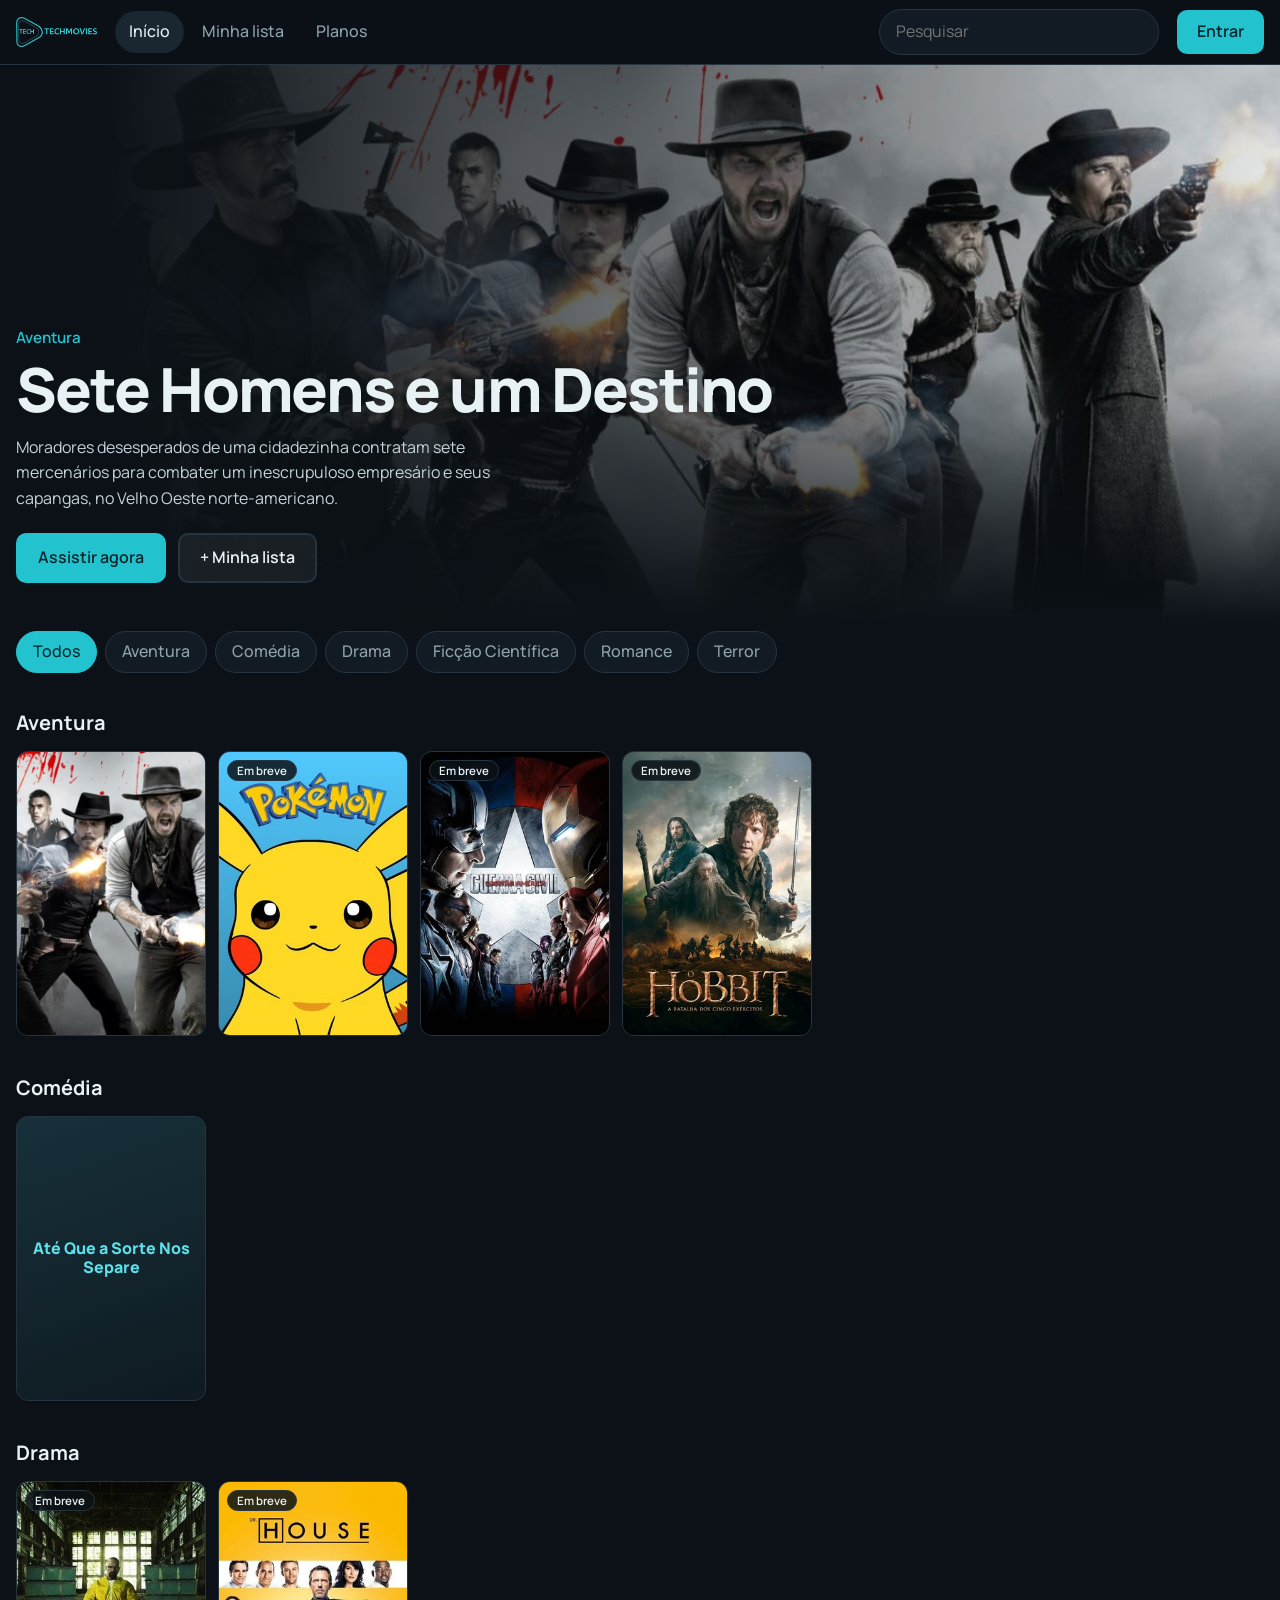
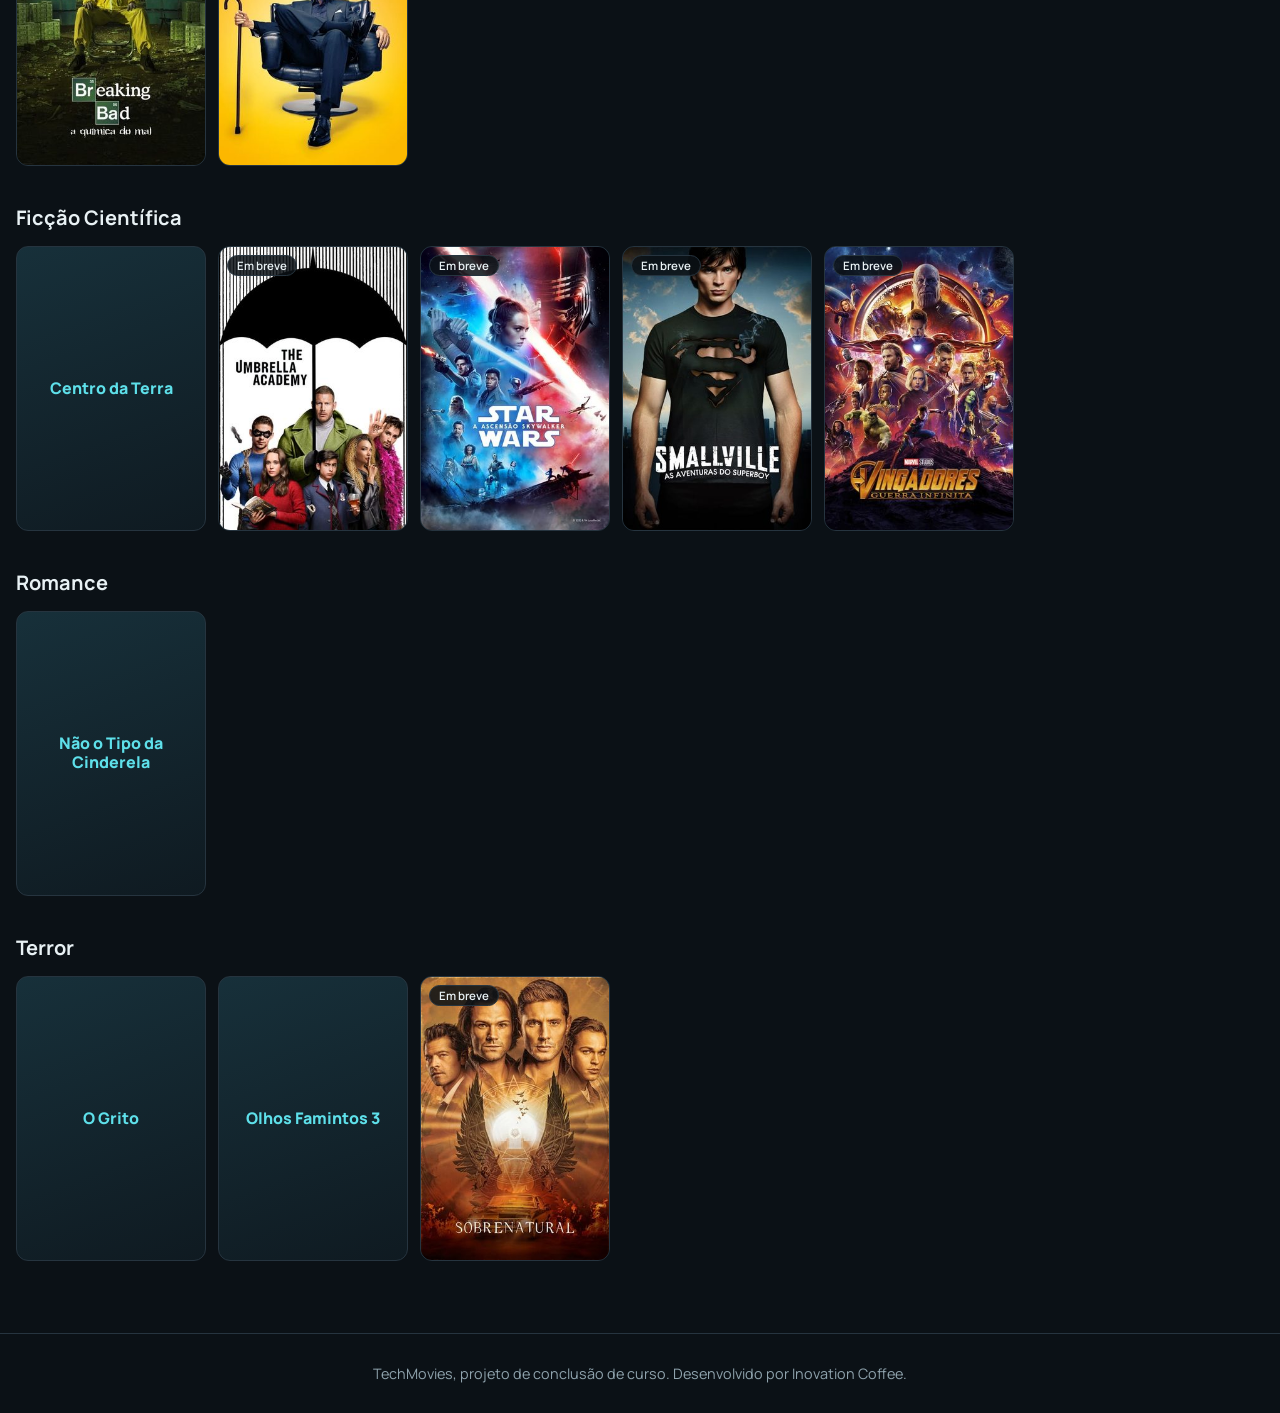
<file: index.html>
<!DOCTYPE html>
<html lang="pt-BR">
<head>
  <meta charset="UTF-8">
  <meta name="viewport" content="width=device-width, initial-scale=1">
  <title>TechMovies | Filmes e séries</title>
  <meta name="description" content="TechMovies: plataforma de streaming com busca, minha lista, avaliações e comentários.">
  <meta name="theme-color" content="#0b1116">
  <link rel="icon" href="img/icone.png">
  <link rel="preconnect" href="https://fonts.googleapis.com">
  <link rel="preconnect" href="https://fonts.gstatic.com" crossorigin>
  <link href="https://fonts.googleapis.com/css2?family=Manrope:wght@400;500;600;800&display=swap" rel="stylesheet">
  <link rel="stylesheet" href="style.css">
</head>
<body>
  <a class="skip" href="#view">Ir para o conteúdo</a>

  <!-- Login, cadastro e recuperação de senha -->
  <dialog id="dAuth" class="auth" aria-label="Conta">
    <button class="fechar" data-fechar aria-label="Fechar">&times;</button>
    <div class="auth__card">
      <img class="auth__logo" src="img/logo.png" alt="TechMovies" width="200">
      <p id="authMsg" class="authmsg" role="status"></p>
      <div class="abas" role="tablist">
        <button role="tab" id="tabEntrar" aria-selected="true" aria-controls="fEntrar" data-painel="entrar">Entrar</button>
        <button role="tab" id="tabCriar" aria-selected="false" aria-controls="fCriar" data-painel="criar">Criar conta</button>
      </div>
      <form id="fEntrar" class="form" novalidate>
        <label>E-mail<input name="email" type="email" autocomplete="email" required></label>
        <label>Senha<input name="senha" type="password" autocomplete="current-password" required></label>
        <div class="duo"><label class="check"><input type="checkbox" data-olho> Mostrar senha</label><button type="button" class="link" data-painel="esqueci">Esqueci minha senha</button></div>
        <p class="erro" role="alert"></p>
        <button class="btn btn--ac" type="submit">Entrar</button>
      </form>
      <form id="fCriar" class="form" novalidate hidden>
        <label>Nome<input name="nome" type="text" autocomplete="name" required minlength="2"></label>
        <label>E-mail<input name="email" type="email" autocomplete="email" required></label>
        <label>Senha (mínimo de 6 caracteres)<input name="senha" type="password" autocomplete="new-password" required minlength="6"></label>
        <label>Pergunta de segurança (para recuperar a senha)<select name="perg" id="perg"></select></label>
        <label>Resposta<input name="resp" type="text" autocomplete="off" required></label>
        <label class="check"><input type="checkbox" data-olho> Mostrar senha</label>
        <p class="erro" role="alert"></p>
        <button class="btn btn--ac" type="submit">Criar conta</button>
      </form>
      <form id="fEsqueci" class="form" novalidate hidden>
        <h2 class="form__t">Recuperar senha</h2>
        <div id="passo1" class="form">
          <p class="dica">Digite o e-mail da sua conta. Vamos mostrar a pergunta de segurança que você escolheu no cadastro.</p>
          <label>E-mail<input name="email" type="email" autocomplete="email"></label>
        </div>
        <div id="passo2" class="form" hidden>
          <p class="dica" id="pergTxt"></p>
          <label>Sua resposta<input name="resp" type="text" autocomplete="off"></label>
          <label>Nova senha (mínimo de 6 caracteres)<input name="nova" type="password" autocomplete="new-password"></label>
          <label class="check"><input type="checkbox" data-olho> Mostrar senha</label>
        </div>
        <p class="erro" role="alert"></p>
        <button class="btn btn--ac" type="submit">Continuar</button>
        <button type="button" class="link" data-painel="entrar">Voltar ao login</button>
      </form>
    </div>
  </dialog>

  <!-- Aplicativo -->
  <div id="app">
    <header class="top">
      <div class="top__in">
        <a class="top__logo" href="#" data-ir="home" aria-label="TechMovies, início"><img src="img/logo.png" alt="" height="30"></a>
        <nav class="top__nav" aria-label="Principal">
          <button data-ir="home" class="on">Início</button>
          <button data-ir="lista">Minha lista</button>
          <button data-ir="planos">Planos</button>
        </nav>
        <label class="busca">
          <span class="sr">Pesquisar títulos</span>
          <input id="busca" type="search" placeholder="Pesquisar" autocomplete="off">
        </label>
        <div class="user">
          <button id="entrar" class="btn btn--ac" data-entrar>Entrar</button>
          <div id="userOn" class="user" hidden>
            <span id="uNome" class="user__nome"></span>
            <button id="sair" class="btn btn--vz">Sair</button>
          </div>
        </div>
      </div>
    </header>
    <main id="view"></main>
    <footer class="rodape">TechMovies, projeto de conclusão de curso. Desenvolvido por Inovation Coffee.</footer>
  </div>

  <dialog id="dlg" aria-label="Detalhes do título">
    <button class="fechar" data-fechar aria-label="Fechar">&times;</button>
    <div id="player" class="player"></div>
    <div id="info" class="info"></div>
  </dialog>

  <dialog id="dPlanos" aria-label="Planos">
    <button class="fechar" data-fechar aria-label="Fechar">&times;</button>
    <div id="planosBox" class="info"></div>
  </dialog>

  <div id="toast" role="status" aria-live="polite"></div>

  <script src="data.js"></script>
  <script src="app.js"></script>
</body>
</html>
</file>
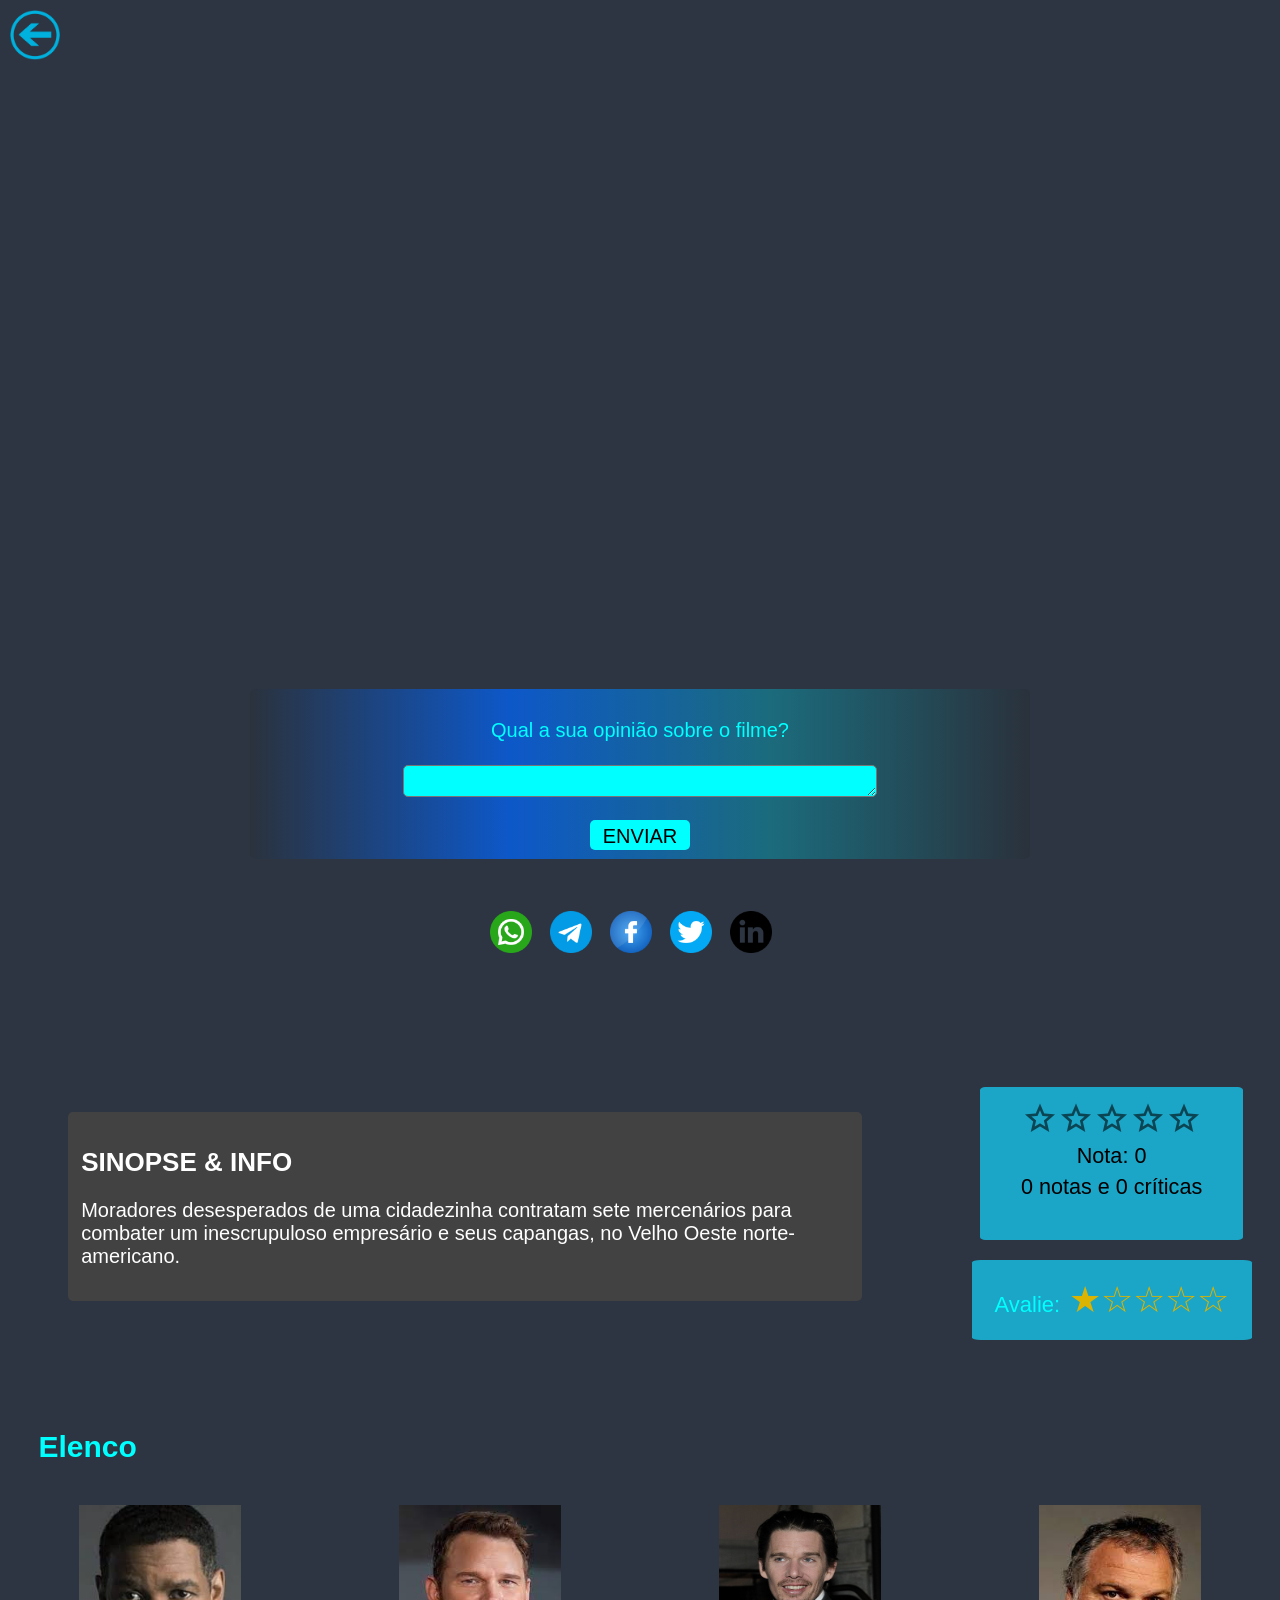
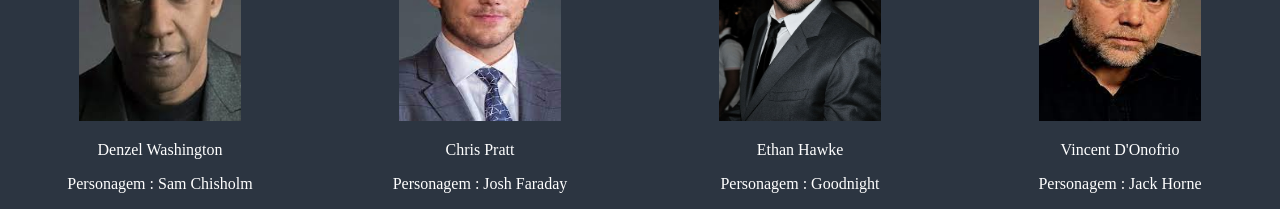
<file: FilmeAv/TelaReproducaoFilmesAventura.html>
<!DOCTYPE html>
<html lang="en">
<head>
    <meta charset="UTF-8">
    <meta http-equiv="X-UA-Compatible" content="IE=edge">
    <meta name="viewport" content="width=device-width, initial-scale=1.0">
    <link rel="stylesheet" href="https://fonts.googleapis.com/css2?family=Material+Symbols+Outlined:opsz,wght,FILL,GRAD@20..48,100..700,0..1,-50..200" />
    <link rel="stylesheet" href="EstiloTelaReproducaoFilmesAventura.css">
    <link rel="stylesheet" href="https://fonts.googleapis.com/css2?family=Material+Symbols+Outlined:opsz,wght,FILL,GRAD@20..48,100..700,0..1,-50..200" />

    <title>Tela de Reprodução dos filmes</title>
   </head>
<body>
        <a class="BotaoVoltar" href="../../telaComedia/comedia.html"><img id="SetaVoltar" src="back.png" alt=""></a>
<main>
 <section class="Principal">
    <center>
        <iframe  id="Filme" width="1280" height="720" src="https://www.youtube.com/embed/9hjefJS2RJ0" title="SETE HOMENS E UM DESTINO - FILMAÇO FAROESTE COMPLETO DUBLADO" frameborder="0" allow="accelerometer; autoplay; clipboard-write; encrypted-media; gyroscope; picture-in-picture; web-share" allowfullscreen></iframe></center>
    

<form class="CaixaComentarios" action="Enviar.php" method="POST">

    <p id="Opiniao">Qual a sua opinião sobre o filme?</p>
    <textarea name="Comentarios" id="Comentarios" cols="8" rows="6"></textarea>
<button type="submit" name="submit" id="BotaoEnviarComentarios">Enviar</button>

</form>

<div class="RedesSociais"><ul class="LinhasIcones">
<li><a href="whatsapp://send?text= Escreva seu comentário:"> <img src="ImgTelaVideo/whatsapp.png"> </a></li>
<li><a href="https://t.me/share/url?url= Escreva sue comentário:"> <img src="ImgTelaVideo/telegram.png"> </a></li>
<li><a href="https://www.facebook.com/sharer/sharer.php?u= Escreva seu comentário:"> <img src="ImgTelaVideo/facebook.png"> </a></li>
<li><a href="https://www.twitter.com/intent/tweet?text= Escreva seu comentário:"> <img src="ImgTelaVideo/twitter.png"> </a></li>
<li><a href="https://www.linkedin.com/shareArticle?mini= Escreva seu comentário:"> <img src="ImgTelaVideo/linkedin.png"> </a></li>
</ul>

</div>

<div class="Sino" >
<div class="SinopseInfo">
    <h2>SINOPSE & INFO</h2>
   <p id="DescricaoSerie">Moradores desesperados de uma cidadezinha contratam sete mercenários para combater um inescrupuloso empresário e seus capangas, no Velho Oeste norte-americano.</p>
</div>

<div class="PosicaoDivAvaliacao">

<div class="PosicionamentoItensAvaliacao">
<div class="NotaAvaliacaoEstrelas">

    <div class="IconeEstrela">
    <span class="material-symbols-outlined" class="Estrela">star</span>
</div>

<div class="IconeEstrela">
    <span class="material-symbols-outlined" class="Estrela">star</span>  
</div>

<div class="IconeEstrela">
    <span class="material-symbols-outlined" class="Estrela">star</span>
</div>

<div class="IconeEstrela">
    <span class="material-symbols-outlined" class="Estrela">star</span>
</div>

<div class="IconeEstrela">
    <span class="material-symbols-outlined" class="Estrela">star</span>
</div>

</div>

<p id="Informaçoes"> Nota: 0</p>
<p id="Informaçoes"> 0 notas e 0 críticas</p>

</div>

<!--Avaliação do Filme pela seleção de estrelas-->

<ul class="Avaliacao">
<p id="TermoAvaliacao">Avalie:</p> 
 <li class="star-icon ativo" data-avaliacao="1"></li>
 <li class="star-icon" data-avaliacao="2"></li>
 <li class="star-icon" data-avaliacao="3"></li>
 <li class="star-icon" data-avaliacao="4"></li>
 <li class="star-icon" data-avaliacao="5"></li>
</ul>

</div>

</div>
 <script>
    
    var stars = document.querySelectorAll('.star-icon');
    
    document.addEventListener('click',function(e){
    var classStar = e.target.classList;
    if(!classStar.contains('ativo')){
    stars.forEach(function(star){
        star.classList.remove('ativo');
    
    });
    
    classStar.add('ativo');
    console.log(e.target.getAttribute('data-avaliacao'));
    }
    
    });
    
    </script>
    
</div>



</section>

<div class="TituloElenco ">
    <h2 class="TituloElencoH2">Elenco</h2>
</div>

<section class="Elenco">

    <div class="Personagem">
    <figure class="Foto">
        <img src="ImgTelaVideo\denzel.jpg" alt="Denzel Washington" width="162" height="216">
    </a>
    </figure>
    
    <div class="Person">
        <center><p class="Atores">Denzel Washington</p></center>
        <center><p class="Atores">Personagem : Sam Chisholm</p></center>
    </div>
</div>

    <div class="Personagem">
    <figure class="Foto">
        <img src="ImgTelaVideo\chris.jpg" alt="Chris Pratt" width="162" height="216">
    </a>
    </figure>
    <div class="Person">
        <center><p class="Atores">Chris Pratt</p></center>
        <center><p class="Atores">Personagem : Josh Faraday</p></center>
    </div>
    </div>

    <div class="Personagem">
    <figure class="Foto">
        <img src="ImgTelaVideo\ethan.jpg" alt="Ethan Hawke" width="162" height="216">
    </figure>
    <div class="Person">
        <center><p class="Atores">Ethan Hawke</p></center>
            <center><p class="Atores">Personagem : Goodnight</p></center>
    </div>
    </div>


    <div class="Personagem">
    <figure class="Foto ">
        <img src="ImgTelaVideo\vincent.jpg" alt="Vincent D'Onofrio" width="162" height="216">
    </figure>
    <div class="Person">
       <center><p class="Atores">Vincent D'Onofrio</p></center>
       <center><p class="Atores">Personagem : Jack Horne</p></center>
    </div>
    </div>
    </section>

</main> 

<footer>
</footer>  


</body>
</html>
</file>
<file: style.css>
:root {
  --bg: #0b1116; --s1: #121b23; --s2: #1a2630; --line: #26343f;
  --txt: #e8f1f4; --mut: #8fa3ad; --ac: #22c3cf; --ac2: #5ee0ea; --ink: #04262a; --err: #ff7b7b;
  --f: "Manrope", "Segoe UI", system-ui, sans-serif;
}
*, *::before, *::after { box-sizing: border-box; }
[hidden] { display: none !important; }
html { scroll-behavior: smooth; }
body { margin: 0; background: var(--bg); color: var(--txt); font: 400 1rem/1.6 var(--f); -webkit-font-smoothing: antialiased; }
img { max-width: 100%; display: block; }
h1, h2, h3, p, ul { margin: 0; padding: 0; }
ul { list-style: none; }
button { font: inherit; color: inherit; cursor: pointer; }
:focus-visible { outline: 3px solid var(--ac); outline-offset: 2px; border-radius: 6px; }
.sr { position: absolute; width: 1px; height: 1px; overflow: hidden; clip: rect(0 0 0 0); white-space: nowrap; }
.skip { position: absolute; left: 10px; top: -60px; z-index: 300; background: var(--ac); color: var(--ink); padding: 8px 14px; border-radius: 8px; font-weight: 600; }
.skip:focus { top: 10px; }

/* Botões */
.btn { border: 2px solid transparent; border-radius: 10px; padding: 10px 20px; font-weight: 600; transition: background-color .2s, border-color .2s; }
.btn--ac { background: var(--ac); color: var(--ink); }
.btn--ac:hover { background: var(--ac2); }
.btn--vz { background: rgb(255 255 255 / .06); border-color: var(--line); }
.btn--vz:hover:not(:disabled) { border-color: var(--ac); }
.btn:disabled { cursor: default; opacity: .7; }

/* Login */
dialog.auth { width: min(440px, 100% - 20px); }
.auth__card { padding: clamp(22px, 5vw, 34px); display: grid; gap: 18px; }
.auth__logo { margin-inline: auto; height: auto; }
.authmsg:empty { display: none; }
.authmsg { text-align: center; padding: 9px 12px; border-radius: 10px; background: rgb(34 195 207 / .12); color: var(--ac2); font-size: .92rem; }
.abas { display: grid; grid-template-columns: 1fr 1fr; background: var(--bg); border-radius: 12px; padding: 4px; }
.abas button { border: 0; background: none; padding: 9px; border-radius: 9px; font-weight: 600; color: var(--mut); }
.abas button[aria-selected="true"] { background: var(--s2); color: var(--txt); }
.form { display: grid; gap: 14px; }
.form label { display: grid; gap: 6px; font-size: .92rem; font-weight: 500; color: var(--mut); }
.form input:not([type=checkbox]), .form select, .com textarea { width: 100%; font: inherit; color: var(--txt); background: var(--bg); border: 1px solid var(--line); border-radius: 10px; padding: 11px 13px; }
.form input:focus, .form select:focus, .com textarea:focus { outline: none; border-color: var(--ac); box-shadow: 0 0 0 3px rgb(34 195 207 / .25); }
.form .check { display: flex; align-items: center; gap: 8px; font-weight: 400; }
.erro { min-height: 1.3em; color: var(--err); font-size: .9rem; }

/* Topo */
.top { position: sticky; top: 0; z-index: 50; background: rgb(11 17 22 / .92); backdrop-filter: blur(12px); border-bottom: 1px solid var(--line); }
.top__in { width: min(1320px, 100% - 32px); margin-inline: auto; display: flex; align-items: center; gap: 18px; min-height: 64px; flex-wrap: wrap; padding-block: 8px; }
.top__logo img { height: 30px; width: auto; }
.top__nav { display: flex; gap: 4px; }
.top__nav button { background: none; border: 0; padding: 8px 14px; border-radius: 999px; color: var(--mut); font-weight: 500; }
.top__nav button:hover { color: var(--txt); }
.top__nav button.on { color: var(--txt); background: var(--s2); }
.busca { margin-left: auto; flex: 0 1 280px; }
.busca input { width: 100%; font: inherit; color: var(--txt); background: var(--s1); border: 1px solid var(--line); border-radius: 999px; padding: 9px 16px; }
.busca input:focus { outline: none; border-color: var(--ac); }
.user { display: flex; align-items: center; gap: 12px; }
.user__nome { color: var(--mut); font-size: .92rem; }
.user .btn { padding: 7px 16px; }

/* Destaque */
.hero { min-height: clamp(360px, 62vh, 620px); display: flex; align-items: flex-end; background: linear-gradient(90deg, var(--bg) 8%, rgb(11 17 22 / .55) 55%, rgb(11 17 22 / .1)), linear-gradient(0deg, var(--bg), transparent 45%), url(img/hero.jpg) center 20% / cover; }
.hero__in { width: min(1320px, 100% - 32px); margin-inline: auto; padding-block: 40px; }
.hero__in > * { max-width: 34em; }
.hero__g { color: var(--ac); font-weight: 600; font-size: .95rem; }
.hero h1 { font-size: clamp(2rem, 5.5vw, 3.8rem); line-height: 1.05; font-weight: 800; letter-spacing: -.03em; margin: 6px 0 14px; }
.hero p:not(.hero__g) { color: #c4d3d9; }
.acoes { display: flex; flex-wrap: wrap; gap: 12px; margin-top: 22px; }

/* Listas */
.chips { width: min(1320px, 100% - 32px); margin: 8px auto 0; display: flex; gap: 8px; overflow-x: auto; padding-bottom: 6px; scrollbar-width: none; }
.chip { flex: none; background: var(--s1); border: 1px solid var(--line); border-radius: 999px; padding: 7px 16px; font-weight: 500; color: var(--mut); }
.chip:hover { border-color: var(--ac); }
.chip[aria-pressed="true"] { background: var(--ac); color: var(--ink); border-color: var(--ac); }
.blk { width: min(1320px, 100% - 32px); margin: 28px auto 0; }
.blk h2 { font-size: 1.25rem; font-weight: 700; margin-bottom: 12px; }
.pad { padding-top: 12px; min-height: 60vh; }
.fila { position: relative; }
.trilho { display: flex; gap: 12px; overflow-x: auto; scroll-snap-type: x proximity; padding-bottom: 8px; scrollbar-width: none; }
.trilho::-webkit-scrollbar, .chips::-webkit-scrollbar { display: none; }
.trilho .card { flex: 0 0 clamp(130px, 17vw, 190px); scroll-snap-align: start; }
.grade { display: grid; grid-template-columns: repeat(auto-fill, minmax(clamp(130px, 40vw, 180px), 1fr)); gap: 14px; }
.seta { position: absolute; top: 0; bottom: 8px; z-index: 5; width: 44px; border: 0; font-size: 2rem; color: var(--txt); background: linear-gradient(90deg, rgb(11 17 22 / .9), transparent); opacity: 0; transition: opacity .2s; }
.seta--e { left: 0; }
.seta--d { right: 0; background: linear-gradient(270deg, rgb(11 17 22 / .9), transparent); }
.fila:hover .seta, .seta:focus-visible { opacity: 1; }
@media (hover: none) { .seta { display: none; } }
.vazio { color: var(--mut); padding: 20px 0; }

.card { position: relative; aspect-ratio: 2 / 3; border: 1px solid var(--line); border-radius: 12px; overflow: hidden; padding: 0; background: linear-gradient(160deg, #17303a, #0f1a21); transition: transform .2s, border-color .2s; }
.card:hover { transform: translateY(-4px); border-color: var(--ac); }
.card__t { position: absolute; inset: 0; display: grid; place-items: center; padding: 12px; text-align: center; font-weight: 800; line-height: 1.2; color: var(--ac2); }
.card img { position: absolute; inset: 0; width: 100%; height: 100%; object-fit: cover; }
.card__tag { position: absolute; left: 8px; top: 8px; font: 600 .72rem var(--f); font-style: normal; padding: 2px 9px; border-radius: 999px; background: rgb(11 17 22 / .85); border: 1px solid var(--line); }

/* Janelas */
dialog { width: min(920px, 100% - 20px); max-height: calc(100dvh - 20px); padding: 0; color: var(--txt); background: var(--s1); border: 1px solid var(--line); border-radius: 18px; overflow: auto; }
dialog::backdrop { background: rgb(4 8 11 / .8); backdrop-filter: blur(3px); }
.fechar { position: absolute; right: 10px; top: 10px; z-index: 5; width: 38px; height: 38px; border-radius: 50%; border: 0; font-size: 1.6rem; line-height: 1; background: rgb(11 17 22 / .8); }
.fechar:hover { background: var(--ac); color: var(--ink); }
.player { aspect-ratio: 16 / 9; background: #000; }
.player iframe { width: 100%; height: 100%; border: 0; }
.player__off { position: relative; height: 100%; display: grid; place-items: center; text-align: center; }
.player__off img { position: absolute; inset: 0; width: 100%; height: 100%; object-fit: cover; filter: blur(22px) brightness(.4); }
.player__off p { position: relative; font-weight: 600; }
.info { padding: clamp(18px, 4vw, 32px); display: grid; gap: 14px; }
.info h2 { font-size: clamp(1.4rem, 3.6vw, 2rem); letter-spacing: -.02em; }
.info h3 { font-size: 1.05rem; margin-top: 8px; }
.meta { display: flex; flex-wrap: wrap; align-items: center; gap: 12px; color: var(--mut); font-size: .95rem; }
.tag { background: var(--s2); border: 1px solid var(--line); border-radius: 999px; padding: 2px 12px; color: var(--txt); font-size: .85rem; }
.est { color: #f5c542; letter-spacing: 1px; font-weight: 400; }
.linha { display: flex; flex-wrap: wrap; align-items: center; gap: 12px 18px; padding-block: 10px; border-top: 1px solid var(--line); }
.linha > span { min-width: 7.5em; color: var(--mut); font-weight: 500; }
.nota { display: flex; }
.nota button { background: none; border: 0; font-size: 1.9rem; line-height: 1; padding: 2px 3px; color: #3a4a55; transition: color .15s, transform .15s; }
.nota button.on { color: #f5c542; }
.nota button:hover, .nota:has(button:hover) button:has(~ button:hover) { color: #f5c542; }
.nota button:hover { transform: scale(1.12); }
.redes { display: flex; flex-wrap: wrap; align-items: center; gap: 10px; }
.redes a { border-radius: 50%; transition: transform .2s; } .redes a:hover { transform: translateY(-2px); }
.redes img { border-radius: 8px; }
.redes img[src*=linkedin] { filter: invert(1); }
.elenco { display: flex; gap: 14px; overflow-x: auto; padding-bottom: 6px; }
.elenco li { flex: none; width: 100px; display: grid; gap: 2px; font-size: .82rem; line-height: 1.3; }
.elenco img { width: 100px; height: 133px; object-fit: cover; border-radius: 10px; margin-bottom: 4px; }
.elenco small { color: var(--mut); }
.com { display: grid; gap: 10px; justify-items: start; }
.com textarea { resize: vertical; }
.coms { display: grid; gap: 10px; }
.coms li { background: var(--bg); border: 1px solid var(--line); border-radius: 12px; padding: 12px 14px; }
.coms small { color: var(--mut); margin-left: 6px; }
.coms p { margin-top: 4px; overflow-wrap: anywhere; }
.coms .x { float: right; background: none; border: 0; color: var(--err); font-size: .85rem; }
.coms .vazio { background: none; border: 0; padding: 0; }

/* Planos */
.planos { display: grid; grid-template-columns: repeat(auto-fit, minmax(210px, 1fr)); gap: 14px; margin-top: 8px; }
.plano { display: grid; gap: 12px; align-content: start; padding: 22px; background: var(--bg); border: 1px solid var(--line); border-radius: 16px; }
.plano.on { border-color: var(--ac); box-shadow: 0 0 0 3px rgb(34 195 207 / .2); }
.preco { font-size: 1.9rem; font-weight: 800; }
.preco small { font-size: .9rem; font-weight: 400; color: var(--mut); }
.plano li { padding-left: 22px; position: relative; color: var(--mut); }
.plano li::before { content: "✓"; position: absolute; left: 0; color: var(--ac); }
.aviso { color: var(--mut); font-size: .88rem; }

.rodape { margin-top: 64px; padding: 28px 16px; text-align: center; color: var(--mut); font-size: .9rem; border-top: 1px solid var(--line); }
#toast { position: fixed; left: 50%; bottom: 24px; z-index: 400; transform: translate(-50%, 20px); padding: 11px 20px; border-radius: 999px; background: var(--ac); color: var(--ink); font-weight: 600; opacity: 0; pointer-events: none; transition: opacity .25s, transform .25s; max-width: calc(100% - 32px); }
#toast.on { opacity: 1; transform: translate(-50%, 0); }

@media (max-width: 760px) {
  .top__in { gap: 10px; }
  .busca { order: 3; flex: 1 1 100%; margin: 0; }
  .user { margin-left: auto; }
  .user__nome { display: none; }
  .top__nav { order: 4; flex: 1 1 100%; overflow-x: auto; }
  .hero { background-position: 60% 20%; }
}
@media (prefers-reduced-motion: reduce) { * { transition: none !important; scroll-behavior: auto !important; } }

.duo { display: flex; justify-content: space-between; align-items: center; gap: 10px; flex-wrap: wrap; }
.link { background: none; border: 0; padding: 4px 0; color: var(--ac2); font-size: .9rem; text-decoration: underline; text-underline-offset: 3px; }
.link:hover { color: var(--txt); }
.form__t { font-size: 1.2rem; }
.dica { color: var(--mut); font-size: .92rem; }
#userOn { display: flex; align-items: center; gap: 12px; }
.user .btn { padding: 7px 18px; }
</file>
<file: FilmeAv/EstiloTelaReproducaoFilmesAventura.css>
body{
    margin: 0;
    padding: 0;
    overflow-x: hidden;
    background:#2c3541; 
}

header{
padding: 2%;
width: 100%;
height: 10%;
}

main { 
 width: 100%;
 height: 50%;
    }

footer{
width: 100%;
height: 10%;   
}

.Principal{
display: flex;
flex-direction: column;
justify-content: center;
align-items: center;
}

.BotaoVoltar img{
    height: 50px;
    margin: 50px; 
    }

.CaixaComentarios{
    margin-top: 5%;
    width:40% ;
    height: 140px;
    display: flex;
    flex-direction: column;
    justify-content: center;
    align-items: center;
    background: linear-gradient(to right,rgba(29, 26, 26, 0.103),rgb(13, 88, 201),#138599ad, rgba(29, 26, 26, 0.133)); 
    animation: gradient 10s ease infinite ;
    border-radius: 5px;
}

@keyframes gradient{
    0%{
    background-position:0 50%;
    }
    50%{
        background-position: 100% 50%;
    }
    100%{
    background-position:0 50%;
    }
    
    }

#Comentarios{
    
    width: 60%;
    height: 15%;
    background:cyan;
    border-radius: 5px;
    cursor: pointer;
}

#Opiniao{
    font-family: Arial, Helvetica, sans-serif;
color: cyan;
font-size: 80%;
margin-bottom: 3%;
}

#BotaoEnviarComentarios{
    width: 20%;
    height:15%;
    margin: 0;
    margin-top: 3%;
    padding: 0.7%;
    background-color: cyan;
    cursor: pointer;
    border: none;
    border-radius: 5px;
    color: black;
    font-family: Arial, Helvetica, sans-serif;
    font-size: 15px;
    text-transform: uppercase;
}


.RedesSociais{
    width: 100%;
    height: 5%;   
}

.RedesSociais ul{
    list-style: none;
    display: flex;
    flex-direction: row;
    justify-content: space-around;
    align-items: center;   
    
}

.RedesSociais img{
    width: 70%;
    height: 20%;
    cursor: pointer;

}

.RedesSociais{
width: 20%;
height: 20%;
}

.Sino{
width: 100%;
height: 30%;
margin-left: 10%;
display: flex;
flex-direction: row;
}

.SinopseInfo{
height: 20%;
width: 50%;
font-family: Arial, Helvetica, sans-serif;
background: rgb(66, 66, 66);
font-size: 20px;
color: white;
border-radius: 5px;
margin-top: 5%;
padding: 1%;
margin-right: 1%;
}

.Elenco{
    width: 100%;
    height: 20%;
    display: flex;
    flex-direction: row;
    justify-content: space-around;
  
    color: white;
}
.TituloElenco{
    margin-top: 7%;
    margin-left: 3%;
font-size: 20px;
font-family: Arial, Helvetica, sans-serif;
color: cyan;
}
.PosicaoDivAvaliacao{
    display: flex;
    flex-direction: column;
    justify-content: center;
    align-items: center;
    width: 30%;
    height: 50%;
    margin-top:2%;
    margin-left: 6%;
    }

.PosicionamentoItensAvaliacao{
width: 60%;
height: 120px;
padding: 0.8%;
display: flex;
flex-direction: column;
align-items: center;
background-color: rgb(27, 165, 199);
border-radius: 2%;
font-family: Arial, Helvetica, sans-serif;
}

.Sino .PosicionamentoItensAvaliacao {
margin-top: 7%;

}

.NotaAvaliacaoEstrelas{
    display: flex;
    flex-direction: row;
    margin-top: 4%;
}

.NotaAvaliacaoEstrelas span{
    font-size: 200%;
}

.IconeEstrela .Estrela{
    color: black;
}

 #Informaçoes{
    font-size:  120%;
margin:1%;
}

.IconeEstrela span{
   color: rgba(0, 0, 0, 0.589);
   
}

.Avaliacao{
    margin-top: 10%;
    margin-bottom: 0; 
    width: 70%;
    height: 80px;  
    display: flex;
    flex-direction: row;
    justify-content: center;
    align-items: center;
    padding: 0;
    background-color:rgb(27, 165, 199) ;
    border-radius: 3%;
}

.star-icon{
list-style-type: none;
border:1px;
color:white;
cursor: pointer;
color: rgb(219, 179, 1);
font-size: 200%;
cursor: pointer; 
}

.star-icon:hover ~ .star-icon::before{
    content: "\2606";
}

.star-icon::before{
    content: "\2605"
}

.star-icon.ativo ~ .star-icon::before{
    content:"\2606" ;
}

.Avaliacao:hover .star-icon::before{
    content: "\2605";
} 

.star-icon:hover ~ .star-icon::before{
    content:"\2606" ;
}

#TermoAvaliacao{
    font-size: 22px;
    color: cyan;
    font-family: Arial, Helvetica, sans-serif;
    padding: 0;
    padding-right: 3%;
    margin: 0;
    margin-top: 10px; 

}

/*Resolução 320 por 576*/

@media screen and (min-width:320px) and (max-width:667px) {

    #SetaVoltar{
        margin:0;
        height: 30px;
        padding: 10px;

    }

   #Filme{
    width: 300px;
    height: 200px;
    padding-top: 5%;

}    

.CaixaComentarios{
    width: 280px;
    height: 130px;
    font-size: 17px;
}


.Comentarios textarea{
    width: 50px;
    height: 30px;
    
}

#BotaoEnviarComentarios{
font-size: 14px;
width: 100px;
height: 20px;

}

.RedesSociais{
    width: 50%;
    height: 80px;
    display: flex;
    flex-direction: row;
    justify-content: center;
    align-items: center;
}

.LinhasIcones{
    width: 240px;
    height: 80px;
    padding: 0;
}

#ImgIconeSocial{
    height: 30px;
    width: 30px;
   
}

.Sino {
    display: flex;
    flex-direction: column;
    justify-content: center;
    align-items: center;
    margin-left: 0;
}

.Sino h2{
font-size: 19px;
}

.SinopseInfo{
width: 240px;
}

#DescricaoSerie{
    font-size: 17px;
    width: 220px;
 
    padding: 3%;

}

.PosicaoDivAvaliacao{
    font-size: 13px;
    width: 200px;
}

.PosicionamentoItensAvaliacao{
    height: 100px;
    width: 150px;
}

.Avaliacao{
    width: 200px;

}

.Elenco{
    display: flex;
    flex-direction: column;
    justify-content: center;
    align-items:center ;
}
}

/*Resolução 668 por 1024*/

@media screen and (min-width:668px) and (max-width:1024px) {


    #SetaVoltar{
        margin:0;
        padding: 10px;

    }

    #Filme{
    width: 560px;
    height: 300px;
    padding-top: 5%;
    padding-right: 30px;
}    

.CaixaComentarios{
    width: 480px;
    height: 150px;
}

#Opiniao{
    font-size: 16px;
}

.Comentarios textarea{
    width: 50px;
    height: 30px;
    
}

#BotaoEnviarComentarios{
font-size: 14px;
width: 100px;
height: 20px;

}

.RedesSociais{
    width: 50%;
    height: 80px;
    display: flex;
    flex-direction: row;
    justify-content: center;
    align-items: center;
}

.LinhasIcones{
    width: 200px;
    height: 50px;
    padding: 0;
}

#ImgIconeSocial{
    height: 20px;
    width: 20px;
   
}

.Sino {
    display: flex;
    flex-direction: row;
    justify-content: center;
    align-items: center;
    margin-left: 0;
}

.Sino h2{
font-size: 19px;
}

.SinopseInfo{
width: 430px;
}

#DescricaoSerie{
    font-size: 17px;
    width: 420px;
 
    padding: 3%;

}

.PosicaoDivAvaliacao{
    font-size: 13px;
    width: 200px;
margin-top: 0;
margin-top: 5%;
margin-left:0;


}

.PosicionamentoItensAvaliacao{
    height: 100px;
    width: 150px;
}

.Avaliacao{
    width: 190px;

}

.Elenco{
    display: flex;
    flex-direction: column;
    justify-content: center;
    align-items:center ;
}
}

/*Resolução 1025 por 1680*/

@media screen and (min-width:1025px) and (max-width:1680px) {

    #SetaVoltar{
        margin:0;
        padding: 10px;

    }

    #Filme{
    width: 900px;
    height: 500px;
    padding-top: 5%;
    padding-right: 45px;
}    

.CaixaComentarios{
    width: 780px;
    height: 170px;
}

#Opiniao{
    font-size: 20px;
}

.Comentarios textarea{
    width: 50px;
    height: 40px;
    
}

#BotaoEnviarComentarios{
font-size: 20px;
width: 100px;
height: 30px;

}

.RedesSociais{
width: 30%;
height: 150px;
display: flex;
flex-direction: row;
align-items: center;
justify-content: center;
}

.LinhasIcones{
    width: 300px;
    height: 100px;
    padding: 0;
}

#ImgIconeSocial{
    height: 30px;
    width: 30px;
   
}

.Sino {
    display: flex;
    flex-direction: row;
    justify-content: space-around;
    align-items: center;
    margin-left: 0;
}

.Sino h2{
font-size: 26px;
}

.SinopseInfo{
width: 60%;
}

#DescricaoSerie p{
    font-size: 24px;
    width: 420px;
    padding: 3%;

}

.PosicaoDivAvaliacao{
    font-size: 13px;
    width: 200px;
margin-top: 0;
margin-top: 5%;
margin-left:0;


}

.PosicionamentoItensAvaliacao{
    height: 150px;
    width: 260px;
    font-size: 18px;
}

.Avaliacao{
    width: 280px;
font-size: 18px;
}

.Elenco{
    display: flex;
    flex-direction: row;
    justify-content: space-around;
    align-items:center ;
}
}
</file>
